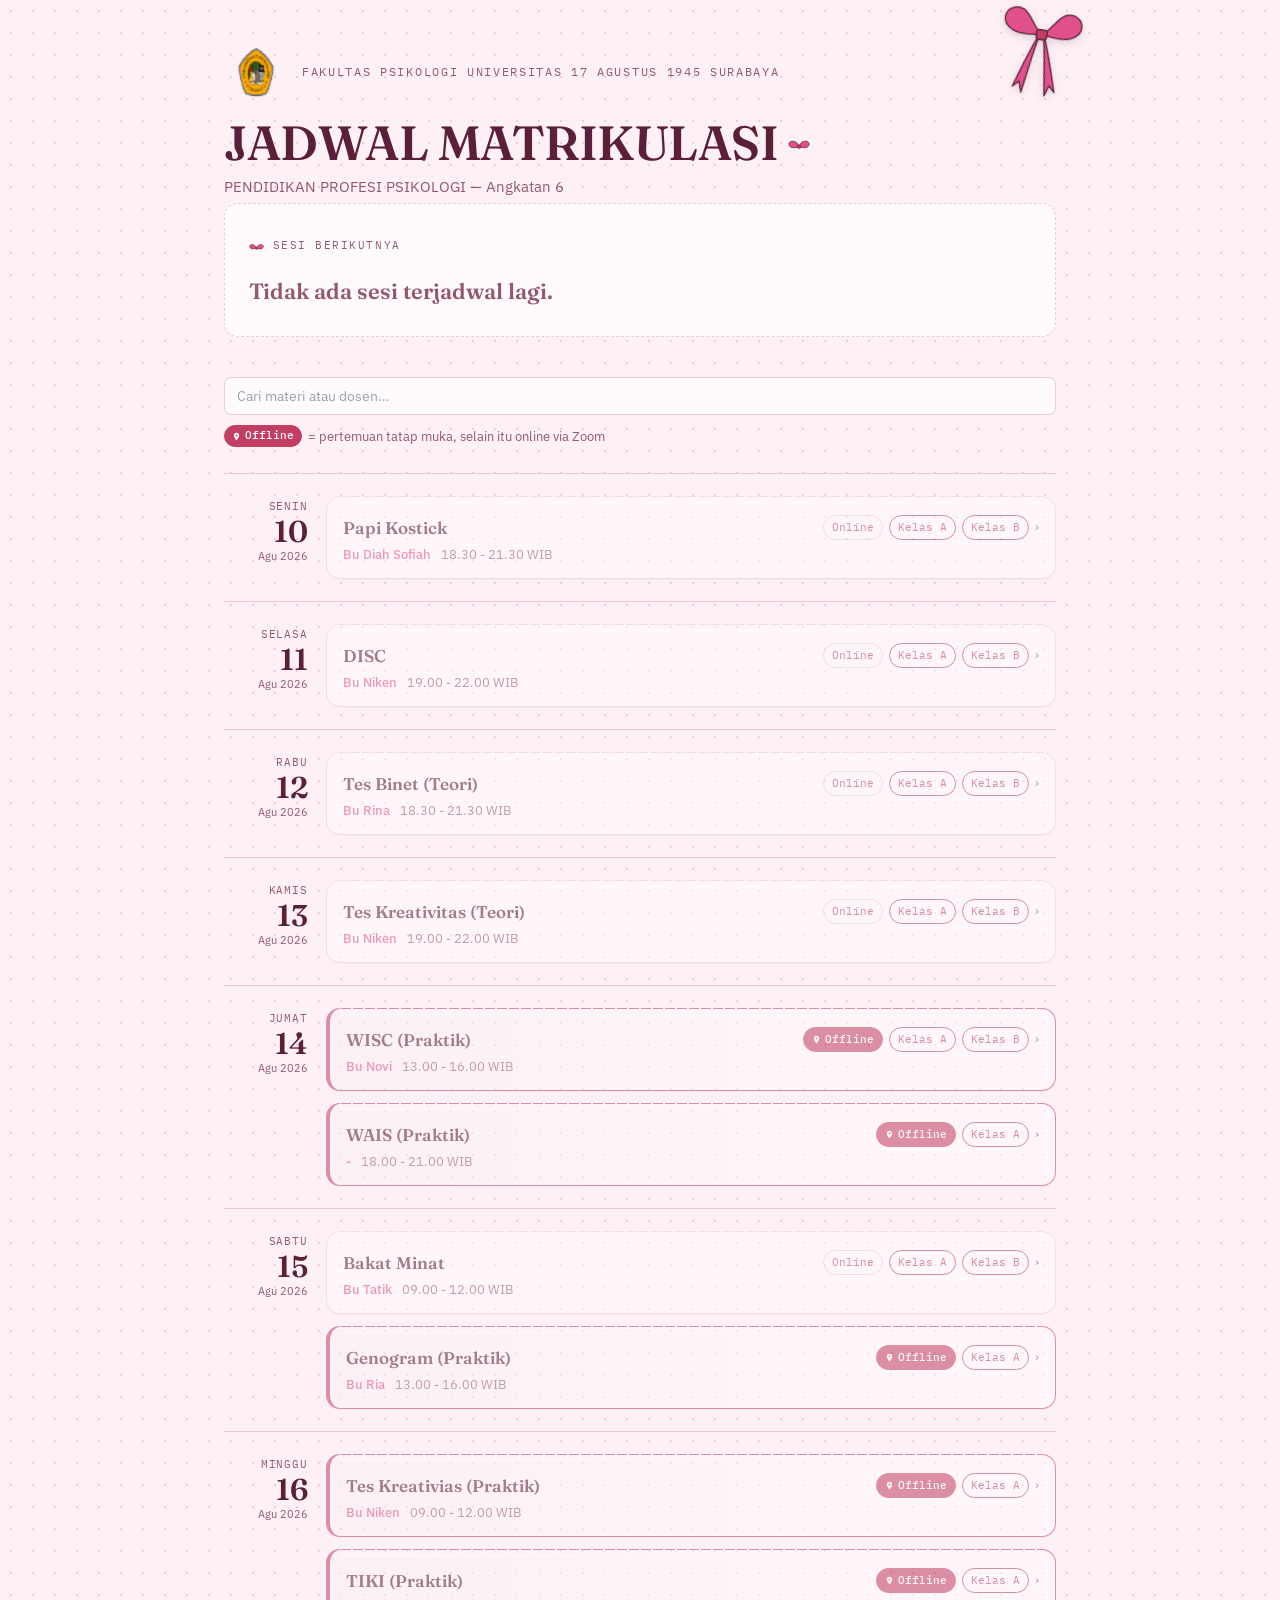
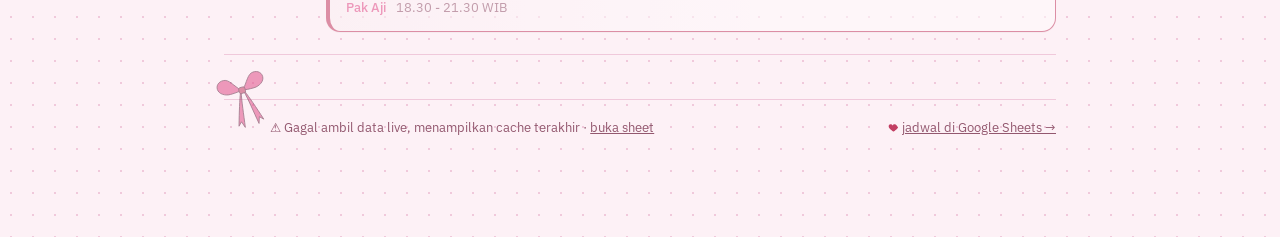
<file: index.html>
<!DOCTYPE html>
<html lang="id">
<head>
<meta charset="UTF-8">
<meta name="viewport" content="width=device-width, initial-scale=1.0">
<title>Jadwal Matrikulasi — Profesi Psikologi</title>
<link rel="icon" type="image/x-icon" href="favicon.ico">
<link rel="icon" type="image/png" sizes="160x160" href="logo_untag.png">
<link rel="apple-touch-icon" href="logo_untag.png">
<link rel="stylesheet" href="style.css">
</head>
<body>

<div class="wrap">

  <svg class="bow-ornament" viewBox="0 0 140 170" aria-hidden="true">
    <path d="M70,55 C58,50 46,20 32,16 C18,12 4,20 4,34 C4,48 20,58 36,58 C50,58 62,57 70,55 Z" fill="var(--ochre)" stroke="var(--ink)" stroke-width="2.2" stroke-linejoin="round"/>
    <path d="M70,55 C82,50 94,20 108,16 C122,12 136,20 136,34 C136,48 120,58 104,58 C90,58 78,57 70,55 Z" fill="var(--ochre)" stroke="var(--ink)" stroke-width="2.2" stroke-linejoin="round"/>
    <path d="M64,60 C56,80 46,110 34,150 L44,140 L50,158 C56,120 60,86 66,60 Z" fill="var(--ochre)" stroke="var(--ink)" stroke-width="2.2" stroke-linejoin="round"/>
    <path d="M76,60 C84,80 94,110 106,150 L96,140 L90,158 C84,120 80,86 74,60 Z" fill="var(--ochre)" stroke="var(--ink)" stroke-width="2.2" stroke-linejoin="round"/>
    <rect x="61" y="47" width="18" height="17" rx="5" fill="var(--rose)" stroke="var(--ink)" stroke-width="2.2"/>
  </svg>

  <div class="brand-row">
    <img src="logo_untag.png" alt="Logo Untag Surabaya" class="site-logo">
    <p class="eyebrow" id="eyebrow">Fakultas Psikologi · Untag Surabaya</p>
  </div>
  <div class="title-row">
    <h1 class="title" id="title">Jadwal Matrikulasi</h1>
    <svg class="bow-icon" viewBox="0 0 40 28" aria-hidden="true">
      <path d="M20 14 C20 14 18 4 8 4 C2 4 0 9 3 13 C6 17 14 16 20 14 Z" fill="var(--ochre)" stroke="var(--ink)" stroke-width="1.3" stroke-linejoin="round"/>
      <path d="M20 14 C20 14 22 4 32 4 C38 4 40 9 37 13 C34 17 26 16 20 14 Z" fill="var(--ochre)" stroke="var(--ink)" stroke-width="1.3" stroke-linejoin="round"/>
      <circle cx="20" cy="14" r="3.2" fill="var(--rose)" stroke="var(--ink)" stroke-width="1.1"/>
    </svg>
  </div>
  <p class="subtitle" id="subtitle">Memuat data…</p>

  <div class="next-banner is-empty" id="nextBanner">
    <p class="nb-label">Sesi berikutnya</p>
    <p class="nb-materi">Memuat jadwal…</p>
  </div>

  <div class="filters">
    <input type="search" id="search" placeholder="Cari materi atau dosen…">
  </div>
  <p class="legend-note"><span class="badge sifat-offline" style="pointer-events:none;"><svg viewBox="0 0 24 24" fill="currentColor" aria-hidden="true"><path d="M12 2c-4 0-7 3-7 7 0 5.25 7 13 7 13s7-7.75 7-13c0-4-3-7-7-7zm0 9.5A2.5 2.5 0 1 1 12 6.5a2.5 2.5 0 0 1 0 5z"/></svg> Offline</span> = pertemuan tatap muka, selain itu online via Zoom</p>

  <div id="list"></div>

  <div class="footer" style="position: relative;">
    <svg class="bow-ornament-footer" viewBox="0 0 140 170" aria-hidden="true">
      <path d="M70,55 C58,50 46,20 32,16 C18,12 4,20 4,34 C4,48 20,58 36,58 C50,58 62,57 70,55 Z" fill="var(--ochre)" stroke="var(--ink)" stroke-width="2.2" stroke-linejoin="round"/>
      <path d="M70,55 C82,50 94,20 108,16 C122,12 136,20 136,34 C136,48 120,58 104,58 C90,58 78,57 70,55 Z" fill="var(--ochre)" stroke="var(--ink)" stroke-width="2.2" stroke-linejoin="round"/>
      <path d="M64,60 C56,80 46,110 34,150 L44,140 L50,158 C56,120 60,86 66,60 Z" fill="var(--ochre)" stroke="var(--ink)" stroke-width="2.2" stroke-linejoin="round"/>
      <path d="M76,60 C84,80 94,110 106,150 L96,140 L90,158 C84,120 80,86 74,60 Z" fill="var(--ochre)" stroke="var(--ink)" stroke-width="2.2" stroke-linejoin="round"/>
      <rect x="61" y="47" width="18" height="17" rx="5" fill="var(--rose)" stroke="var(--ink)" stroke-width="2.2"/>
    </svg>
    <span id="updated" style="margin-left: 46px;"></span>
    <a href="https://docs.google.com/spreadsheets/d/1Hq7eqmqmB6APv2zGQknvdbuZW7jbj9oL/edit?gid=1868004957" target="_blank" rel="noopener"><svg style="width:11px;height:11px;vertical-align:-1px;margin-right:3px;" viewBox="0 0 24 24" fill="var(--rose)" aria-hidden="true"><path d="M12 21s-7.5-4.6-10-9.1C.6 8.7 2 5 5.6 5c2 0 3.4 1.1 4.4 2.6C11 6.1 12.4 5 14.4 5 18 5 19.4 8.7 22 11.9 19.5 16.4 12 21 12 21z"/></svg>jadwal di Google Sheets →</a>
  </div>

</div>

<script src="script.js"></script>
</body>
</html>
</file>
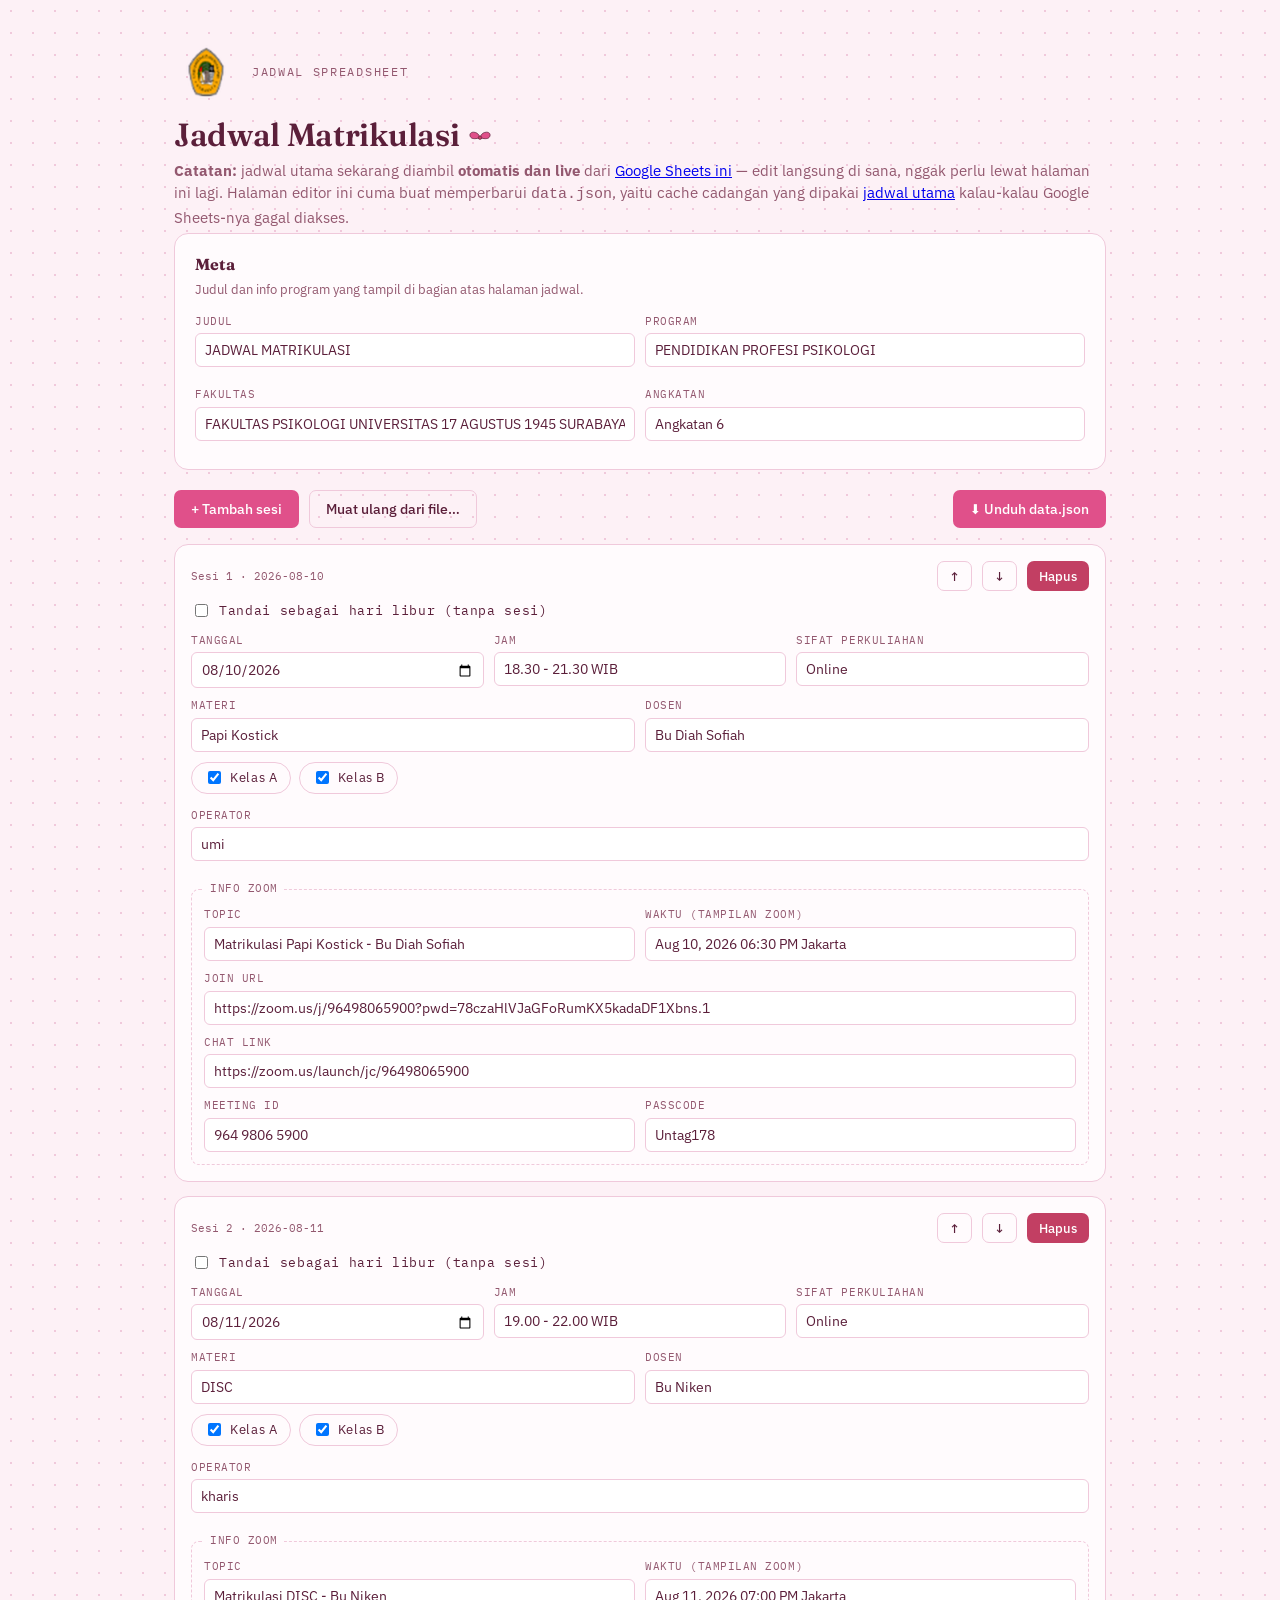
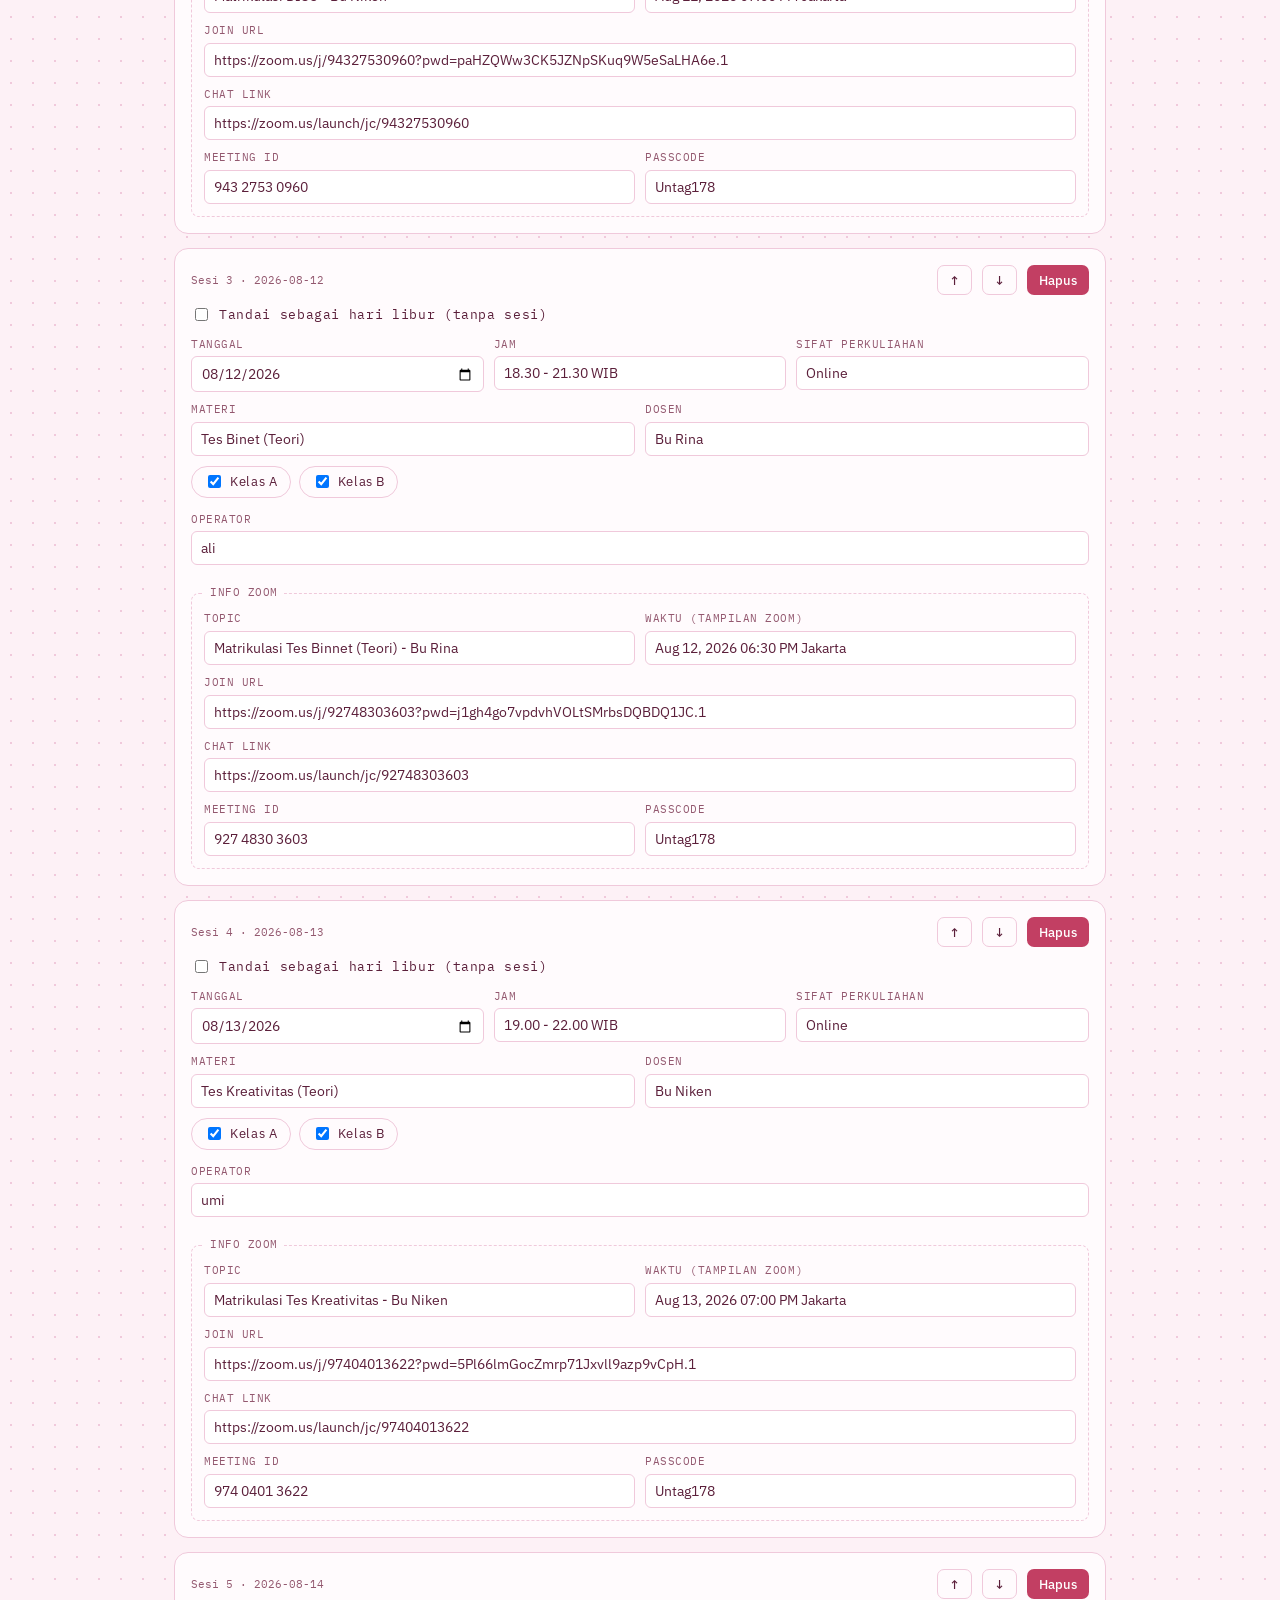
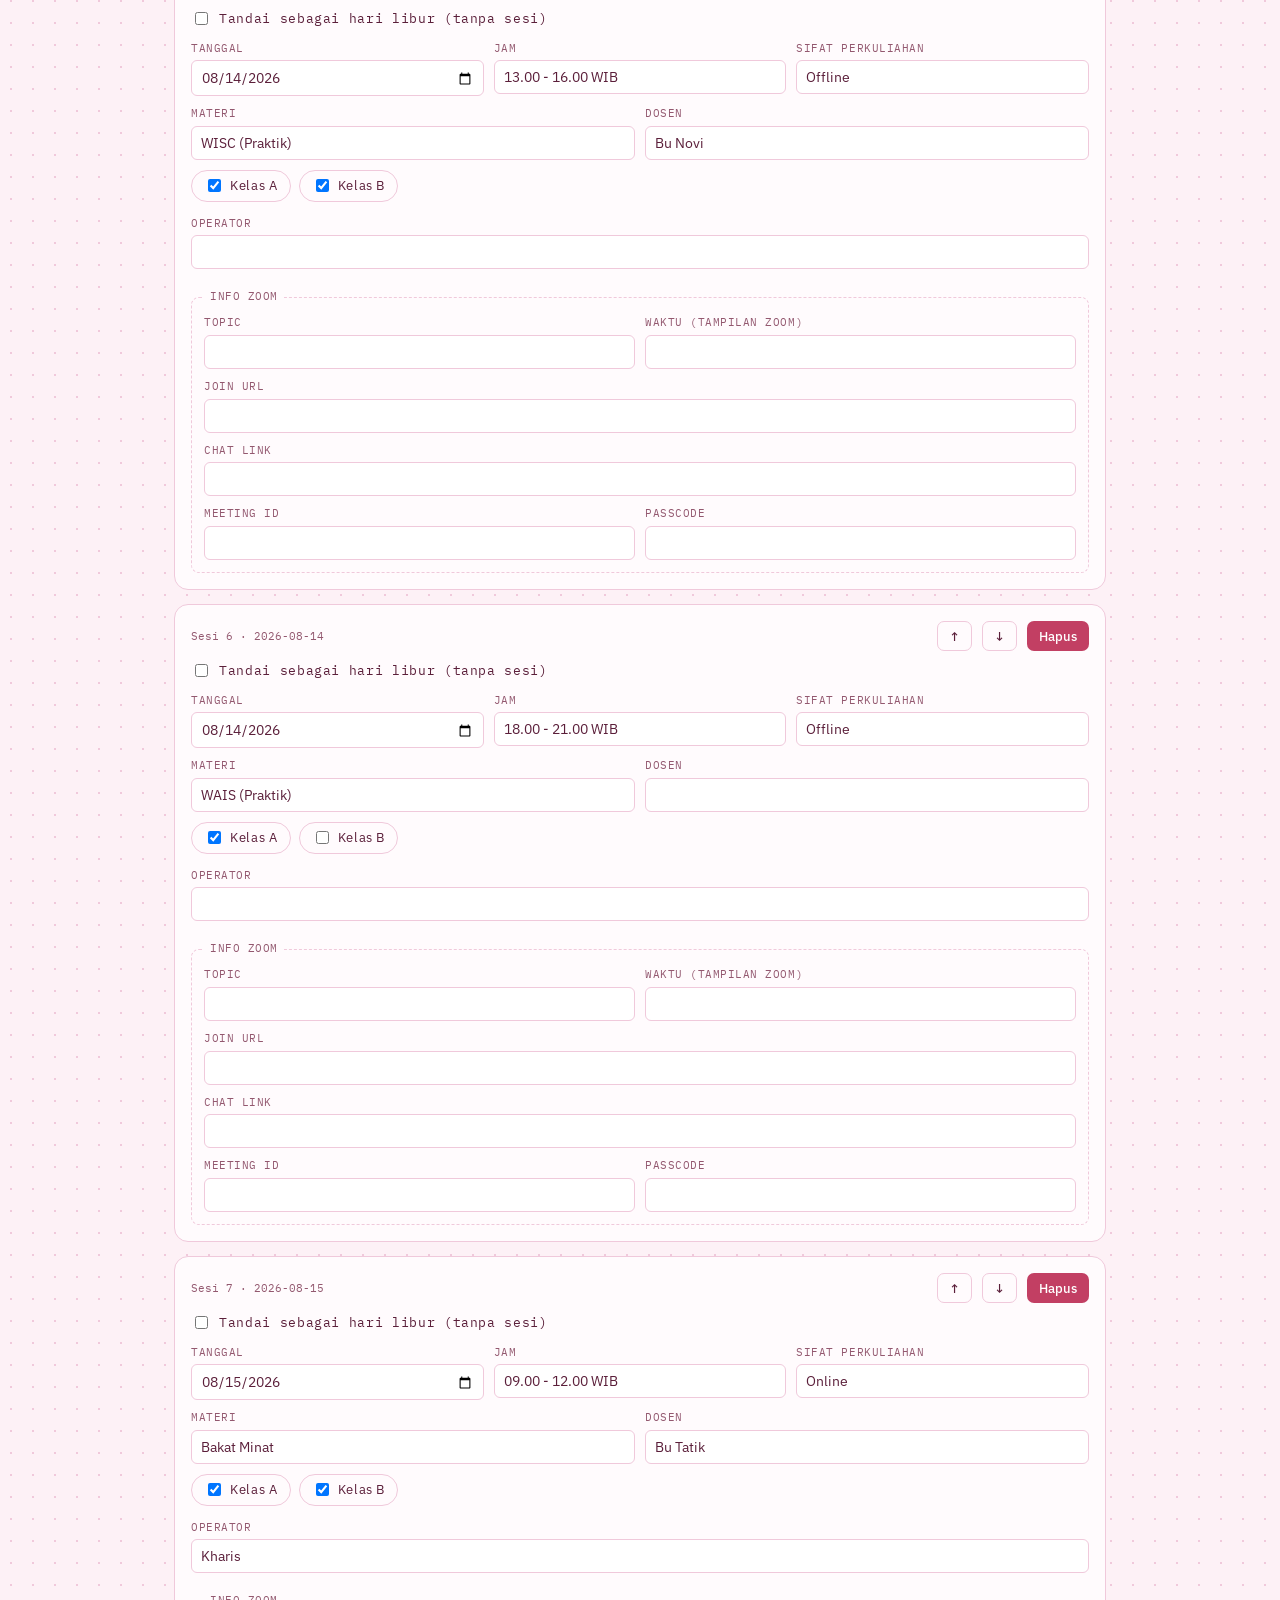
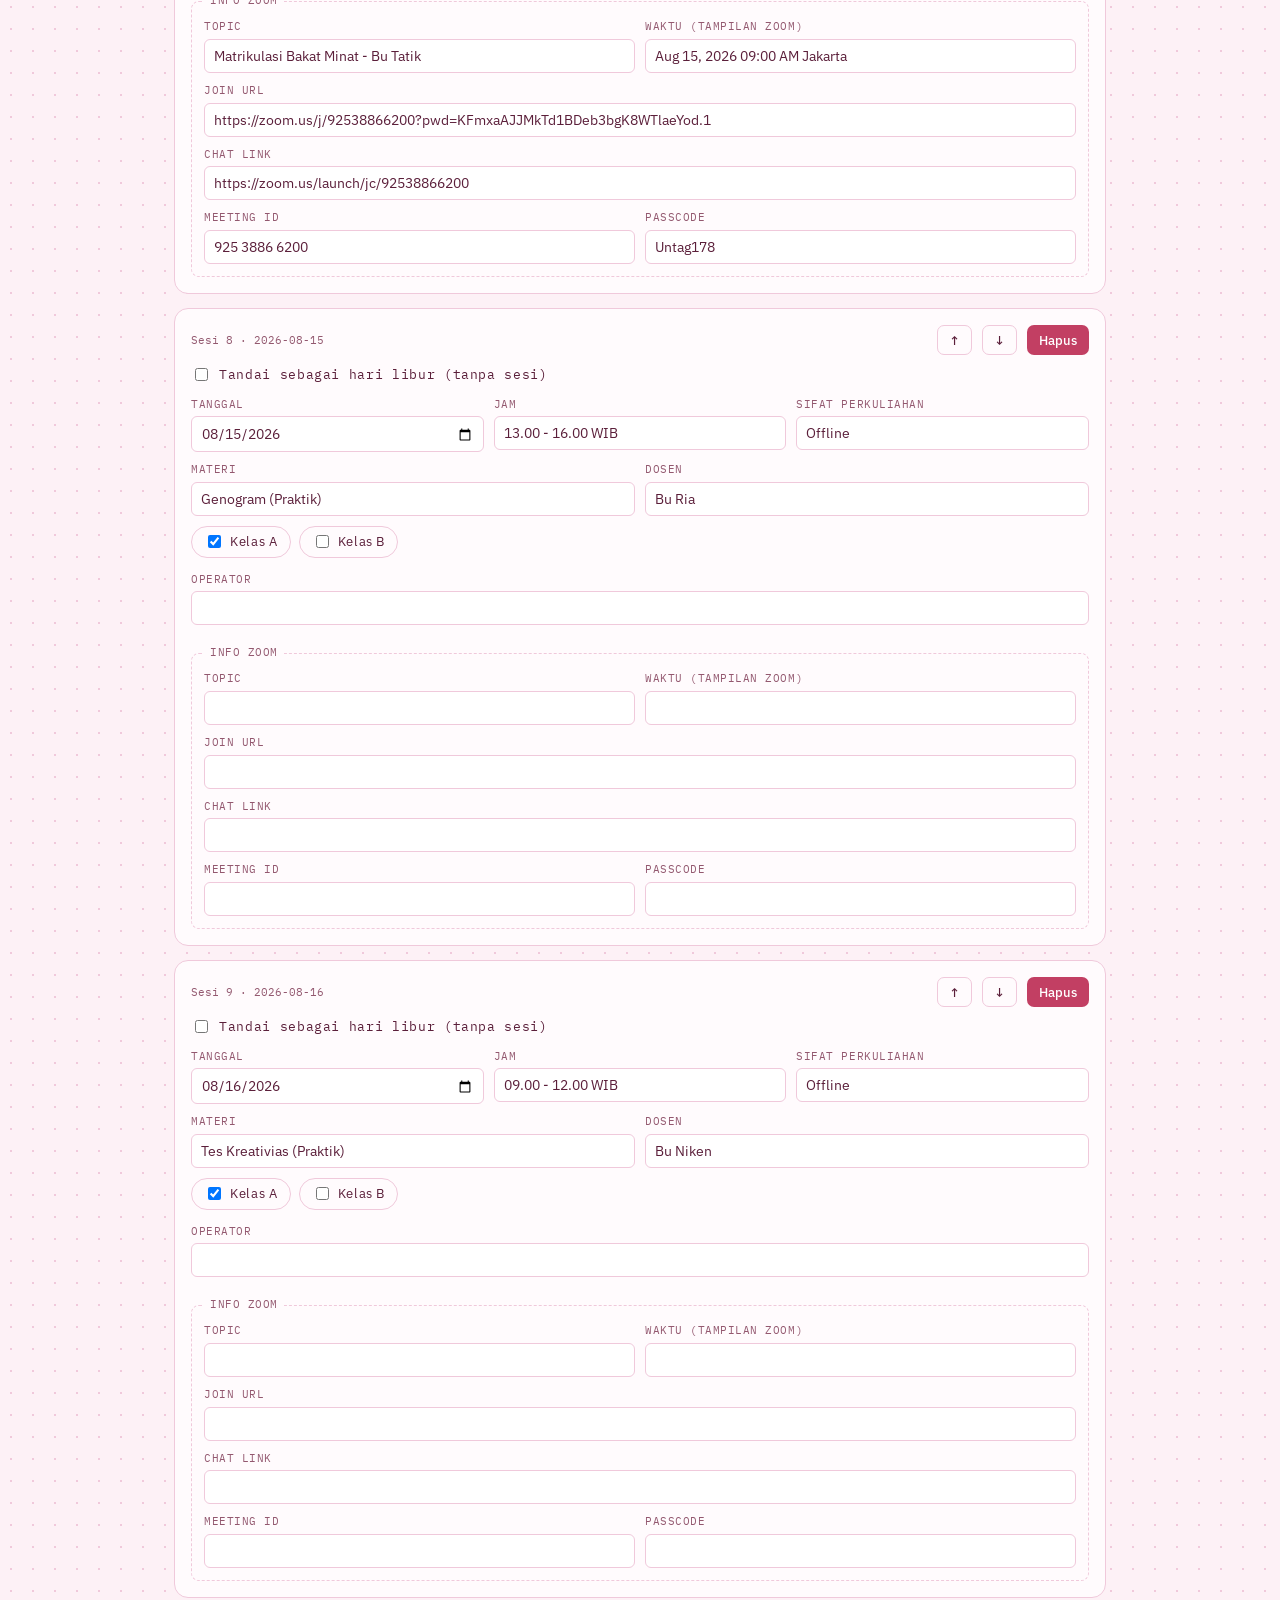
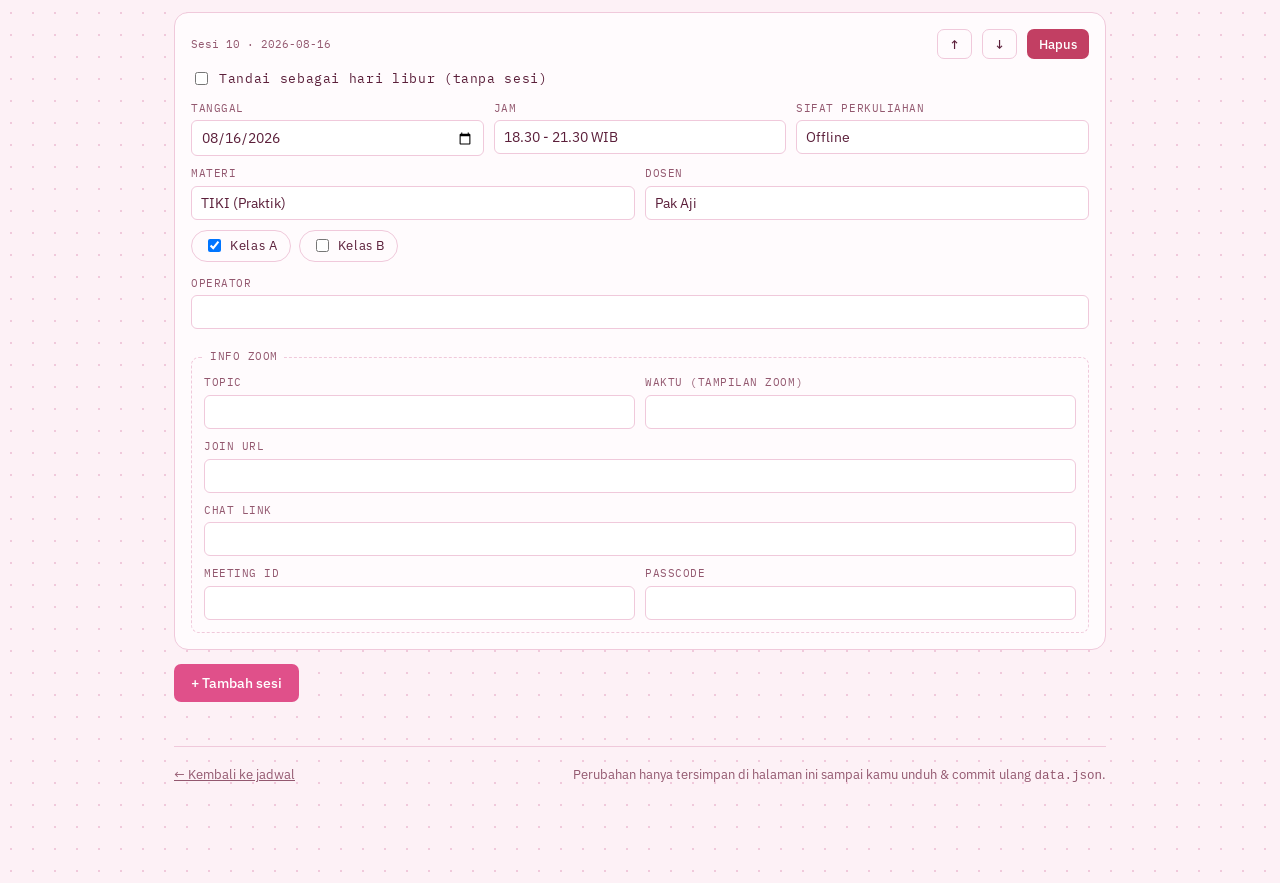
<file: admin.html>
<!DOCTYPE html>
<html lang="id">
<head>
<meta charset="UTF-8">
<meta name="viewport" content="width=device-width, initial-scale=1.0">
<title>Kelola Jadwal — Admin</title>
<link rel="icon" type="image/x-icon" href="favicon.ico">
<link rel="icon" type="image/png" sizes="160x160" href="logo_untag.png">
<link rel="apple-touch-icon" href="logo_untag.png">
<link rel="stylesheet" href="style.css">
<style>
  .admin-wrap { max-width: 980px; }
  .panel {
    background: var(--paper-card);
    border: 1px solid var(--line);
    border-radius: var(--radius);
    padding: 18px 20px;
    margin-bottom: 20px;
  }
  .panel h2 {
    font-family: var(--font-display);
    font-size: 16px;
    margin: 0 0 4px;
  }
  .panel p.hint { font-size: 13px; color: var(--ink-soft); margin: 0 0 14px; }
  .row-flex { display: flex; gap: 10px; flex-wrap: wrap; align-items: center; }

  .entry {
    border: 1px solid var(--line);
    border-radius: var(--radius);
    padding: 16px;
    margin-bottom: 14px;
    background: var(--paper-card);
  }
  .entry-head {
    display: flex;
    justify-content: space-between;
    align-items: center;
    margin-bottom: 10px;
  }
  .entry-head .tag {
    font-family: var(--font-mono);
    font-size: 11px;
    color: var(--ink-soft);
  }
  .grid2 { display: grid; grid-template-columns: 1fr 1fr; gap: 10px; }
  .grid3 { display: grid; grid-template-columns: 1fr 1fr 1fr; gap: 10px; }
  label {
    display: block;
    font-family: var(--font-mono);
    font-size: 10.5px;
    letter-spacing: 0.05em;
    text-transform: uppercase;
    color: var(--ink-soft);
    margin-bottom: 4px;
  }
  input[type="text"], input[type="date"], textarea {
    width: 100%;
    font-family: var(--font-body);
    font-size: 13.5px;
    padding: 7px 9px;
    border: 1px solid var(--line);
    border-radius: 6px;
    background: #fff;
    color: var(--ink);
    margin-bottom: 10px;
  }
  fieldset {
    border: 1px dashed var(--line);
    border-radius: 8px;
    margin: 10px 0 0;
    padding: 10px 12px 2px;
  }
  fieldset legend {
    font-family: var(--font-mono);
    font-size: 10.5px;
    letter-spacing: 0.05em;
    text-transform: uppercase;
    color: var(--ink-soft);
    padding: 0 6px;
  }
  .kelas-toggle { display: flex; gap: 8px; margin-bottom: 10px; }
  .kelas-toggle label.pill {
    display: inline-flex; align-items: center; gap: 6px;
    text-transform: none; font-family: var(--font-body); font-size: 13px;
    border: 1px solid var(--line); border-radius: 999px; padding: 5px 12px;
    cursor: pointer; color: var(--ink);
  }
  .libur-toggle { display: flex; align-items: center; gap: 8px; margin: 4px 0 12px; }
  .libur-toggle label { margin: 0; text-transform: none; font-size: 13px; color: var(--ink); }
  .entry.is-libur .fields-normal { display: none; }
  .btn-small { font-size: 12.5px; padding: 6px 11px; }
  .btn-danger { background: var(--rose); color: #fff; }
  #fileInput { display: none; }
  .toast {
    position: fixed; bottom: 20px; left: 50%; transform: translateX(-50%);
    background: var(--ink); color: #fff; padding: 10px 18px; border-radius: 8px;
    font-size: 13px; opacity: 0; pointer-events: none; transition: opacity 0.2s ease;
  }
  .toast.show { opacity: 1; }
</style>
</head>
<body>
<div class="wrap admin-wrap">

  <div class="brand-row">
    <img src="logo_untag.png" alt="Logo Untag Surabaya" class="site-logo">
    <p class="eyebrow">Jadwal Spreadsheet</p>
  </div>
  <div class="title-row">
    <h1 class="title" style="font-size: 32px;">Jadwal Matrikulasi</h1>
    <svg class="bow-icon" viewBox="0 0 40 28" aria-hidden="true">
      <path d="M20 14 C20 14 18 4 8 4 C2 4 0 9 3 13 C6 17 14 16 20 14 Z" fill="var(--ochre)" stroke="var(--ink)" stroke-width="1.3" stroke-linejoin="round"/>
      <path d="M20 14 C20 14 22 4 32 4 C38 4 40 9 37 13 C34 17 26 16 20 14 Z" fill="var(--ochre)" stroke="var(--ink)" stroke-width="1.3" stroke-linejoin="round"/>
      <circle cx="20" cy="14" r="3.2" fill="var(--rose)" stroke="var(--ink)" stroke-width="1.1"/>
    </svg>
  </div>
  <p class="subtitle">
    <strong>Catatan:</strong> jadwal utama sekarang diambil <strong>otomatis dan live</strong> dari
    <a href="https://docs.google.com/spreadsheets/d/1Hq7eqmqmB6APv2zGQknvdbuZW7jbj9oL/edit?gid=1868004957" target="_blank" rel="noopener">Google Sheets ini</a> —
    edit langsung di sana, nggak perlu lewat halaman ini lagi. Halaman editor ini cuma buat memperbarui
    <code>data.json</code>, yaitu cache cadangan yang dipakai <a href="index.html">jadwal utama</a>
    kalau-kalau Google Sheets-nya gagal diakses.
  </p>

  <div class="panel">
    <h2>Meta</h2>
    <p class="hint">Judul dan info program yang tampil di bagian atas halaman jadwal.</p>
    <div class="grid2">
      <div><label>Judul</label><input type="text" id="metaTitle"></div>
      <div><label>Program</label><input type="text" id="metaProgram"></div>
      <div><label>Fakultas</label><input type="text" id="metaFakultas"></div>
      <div><label>Angkatan</label><input type="text" id="metaAngkatan"></div>
    </div>
  </div>

  <div class="row-flex" style="margin-bottom: 16px;">
    <button class="btn btn-primary" id="btnAdd">+ Tambah sesi</button>
    <button class="btn btn-ghost" style="border-color:var(--line);color:var(--ink)" id="btnUpload">Muat ulang dari file…</button>
    <input type="file" id="fileInput" accept="application/json">
    <button class="btn btn-primary" id="btnDownload" style="margin-left:auto;">⬇ Unduh data.json</button>
  </div>

  <div id="entries"></div>

  <button class="btn btn-primary" id="btnAdd2">+ Tambah sesi</button>

  <div class="footer">
    <a href="index.html">← Kembali ke jadwal</a>
    <span>Perubahan hanya tersimpan di halaman ini sampai kamu unduh &amp; commit ulang <code>data.json</code>.</span>
  </div>

</div>

<div class="toast" id="toast"></div>

<script src="admin.js"></script>
</body>
</html>
</file>
<file: style.css>
/* ============================================================
   Jadwal Matrikulasi — Fakultas Psikologi Untag Surabaya
   Design: "Ledger" — a clinical case-register aesthetic.
   ============================================================ */

@import url('https://fonts.googleapis.com/css2?family=Fraunces:opsz,wght@9..144,400;9..144,500;9..144,600&family=Caveat:wght@500;600;700&family=IBM+Plex+Sans:wght@400;500;600&family=IBM+Plex+Mono:wght@400;500&display=swap');

:root {
  --ink: #5b1f3a;        /* headings, primary text — deep berry */
  --ink-soft: #93586f;   /* secondary text */
  --paper: #fdf1f6;      /* page background — soft pink */
  --paper-card: #fffbfd; /* card background */
  --line: #f0c9db;       /* hairline borders */
  --ochre: #e0508a;      /* accent — dosen / highlight / primary pink */
  --sage: #b23b73;       /* accent — online / kelas */
  --rose: #c23f63;       /* accent — libur */
  --shadow: 0 1px 0 rgba(91, 31, 58, 0.06);

  --font-display: 'Fraunces', Georgia, serif;
  --font-script: 'Caveat', cursive;
  --font-body: 'IBM Plex Sans', system-ui, sans-serif;
  --font-mono: 'IBM Plex Mono', 'Courier New', monospace;

  --radius: 14px;
}

* { box-sizing: border-box; }

html { scroll-behavior: smooth; }

body {
  margin: 0;
  background: var(--paper);
  background-image: radial-gradient(var(--line) 1.4px, transparent 1.4px);
  background-size: 22px 22px;
  color: var(--ink);
  font-family: var(--font-body);
  line-height: 1.5;
  -webkit-font-smoothing: antialiased;
}

.wrap {
  max-width: 880px;
  margin: 0 auto;
  padding: 40px 24px 100px;
  position: relative;
}

/* ---------- Bow ornaments (coquette accents) ---------- */

.title-row {
  display: flex;
  align-items: center;
  gap: 10px;
  flex-wrap: wrap;
}
.title-row .title { margin-bottom: 8px; }

.bow-icon {
  width: 22px;
  height: auto;
  flex-shrink: 0;
  display: inline-block;
  vertical-align: middle;
  transform: translateY(-1px);
}

.bow-ornament {
  position: absolute;
  top: 2px;
  right: 0;
  width: 82px;
  height: auto;
  transform: rotate(9deg);
  pointer-events: none;
  z-index: 0;
  filter: drop-shadow(0 3px 4px rgba(91, 31, 58, 0.18));
}

.bow-ornament-footer {
  position: absolute;
  bottom: 6px;
  left: -4px;
  width: 50px;
  height: auto;
  transform: rotate(-16deg);
  opacity: 0.55;
  pointer-events: none;
}

@media (max-width: 560px) {
  .bow-ornament { width: 56px; top: -4px; }
}

/* ---------- Header ---------- */

.eyebrow {
  font-family: var(--font-mono);
  font-size: 12px;
  letter-spacing: 0.14em;
  text-transform: uppercase;
  color: var(--ink-soft);
  margin: 0;
}

.brand-row {
  display: flex;
  align-items: center;
  gap: 14px;
  margin: 0 0 14px;
}

.site-logo {
  width: 64px;
  height: 64px;
  object-fit: contain;
  border-radius: 12px;
  flex-shrink: 0;
}

@media (max-width: 520px) {
  .site-logo { width: 48px; height: 48px; }
}

h1.title {
  font-family: var(--font-display);
  font-weight: 600;
  font-size: clamp(32px, 6vw, 48px);
  line-height: 1.05;
  margin: 0 0 8px;
  letter-spacing: -0.01em;
}

.subtitle {
  color: var(--ink-soft);
  font-size: 15px;
  margin: 0 0 4px;
}

.cute-tagline {
  font-family: var(--font-script);
  font-size: 20px;
  color: var(--ochre);
  transform: rotate(-1.5deg);
  margin: 0 0 28px;
}

.sparkle {
  display: inline-block;
  width: 14px;
  height: 14px;
  vertical-align: -2px;
}

/* ---------- Next-session banner (signature element) ---------- */

.next-banner-wrap { position: relative; margin-bottom: 40px; }
.next-banner-wrap .next-banner { margin-bottom: 0; }

.next-banner {
  position: relative;
  background: var(--ink);
  color: var(--paper-card);
  border-radius: var(--radius);
  padding: 22px 24px;
  margin-bottom: 40px;
  overflow: hidden;
}

.next-banner::before {
  content: "";
  position: absolute;
  left: 0; top: 0; bottom: 0;
  width: 6px;
  background: var(--ochre);
}

.next-banner .nb-label {
  font-family: var(--font-mono);
  font-size: 11px;
  letter-spacing: 0.14em;
  text-transform: uppercase;
  color: #f4c7dc;
  margin-bottom: 6px;
}

.next-banner .nb-materi {
  font-family: var(--font-display);
  font-size: 22px;
  font-weight: 600;
  margin-bottom: 6px;
}

.next-banner .nb-meta {
  font-size: 13.5px;
  color: #f6d5e5;
  display: flex;
  flex-wrap: wrap;
  gap: 4px 14px;
  margin-bottom: 14px;
}

.next-banner .nb-meta b { color: #fff; font-weight: 500; }

.next-banner .nb-actions {
  display: flex;
  gap: 10px;
  flex-wrap: wrap;
}

.btn {
  display: inline-flex;
  align-items: center;
  gap: 6px;
  font-family: var(--font-body);
  font-size: 13.5px;
  font-weight: 500;
  padding: 9px 16px;
  border-radius: 7px;
  text-decoration: none;
  border: 1px solid transparent;
  cursor: pointer;
  transition: transform 0.12s ease, opacity 0.12s ease;
}
.btn:active { transform: scale(0.97); }

.btn-primary {
  background: var(--ochre);
  color: #ffffff;
}
.btn-primary:hover { opacity: 0.9; }

.btn-ghost {
  background: transparent;
  border-color: rgba(255,255,255,0.28);
  color: #fff;
}
.btn-ghost:hover { background: rgba(255,255,255,0.08); }

.next-banner.is-empty {
  background: var(--paper-card);
  color: var(--ink-soft);
  border: 1px dashed var(--line);
}
.next-banner.is-empty::before { display: none; }
.next-banner.is-empty .nb-label { color: var(--ink-soft); }

/* ---------- Filters ---------- */

.filters {
  display: flex;
  align-items: center;
  gap: 10px;
  flex-wrap: wrap;
  margin-bottom: 28px;
}

.filters input[type="search"] {
  flex: 1;
  min-width: 160px;
  font-family: var(--font-body);
  font-size: 14px;
  padding: 9px 12px;
  border: 1px solid var(--line);
  border-radius: 7px;
  background: var(--paper-card);
  color: var(--ink);
}
.filters input[type="search"]::placeholder { color: #9aa0ae; }

.legend-note {
  font-size: 12.5px;
  color: var(--ink-soft);
  display: flex;
  align-items: center;
  gap: 6px;
  margin: -18px 0 26px;
}
.legend-note .badge { font-size: 10.5px; padding: 2px 7px; }

.chip {
  font-family: var(--font-mono);
  font-size: 12px;
  letter-spacing: 0.04em;
  padding: 7px 13px;
  border-radius: 999px;
  border: 1px solid var(--line);
  background: var(--paper-card);
  color: var(--ink-soft);
  cursor: pointer;
  user-select: none;
}
.chip[aria-pressed="true"] {
  background: var(--ink);
  border-color: var(--ink);
  color: #fff;
}

/* ---------- Day ledger ---------- */

.day {
  display: grid;
  grid-template-columns: 84px 1fr;
  gap: 18px;
  border-top: 1px solid var(--line);
  padding: 22px 0;
}

.day:last-child { border-bottom: 1px solid var(--line); }

.day-tab {
  text-align: right;
  padding-top: 2px;
}

.day-tab .dow {
  font-family: var(--font-mono);
  font-size: 11px;
  letter-spacing: 0.08em;
  text-transform: uppercase;
  color: var(--ink-soft);
}

.day-tab .dom {
  font-family: var(--font-display);
  font-size: 30px;
  font-weight: 600;
  line-height: 1.1;
}

.day-tab .mon {
  font-size: 11px;
  color: var(--ink-soft);
}

.day-sessions {
  display: flex;
  flex-direction: column;
  gap: 12px;
}

.session {
  position: relative;
  background: var(--paper-card);
  border: 1px solid var(--line);
  border-radius: var(--radius);
  padding: 18px 16px 14px;
  box-shadow: var(--shadow);
  transition: transform 0.15s ease, box-shadow 0.15s ease;
}

.session::before {
  content: "";
  position: absolute;
  top: -1px;
  left: 10px;
  right: 10px;
  height: 8px;
  background-image: radial-gradient(circle at 6px 0, transparent 5px, var(--paper-card) 5.5px);
  background-size: 12px 8px;
  background-repeat: repeat-x;
  pointer-events: none;
}

.session:hover {
  transform: translateY(-2px);
  box-shadow: 0 6px 14px rgba(91, 31, 58, 0.12);
}

.session.is-past { opacity: 0.55; }

.session-top {
  display: flex;
  justify-content: space-between;
  align-items: flex-start;
  gap: 12px;
  cursor: pointer;
}

.session-materi {
  font-family: var(--font-display);
  font-size: 17px;
  font-weight: 600;
  margin: 0 0 4px;
}

.session-meta {
  font-size: 13px;
  color: var(--ink-soft);
  display: flex;
  flex-wrap: wrap;
  gap: 3px 10px;
}

.session-meta .dosen { color: var(--ochre); font-weight: 500; }

.badges { display: flex; gap: 6px; flex-shrink: 0; }

.badge {
  font-family: var(--font-mono);
  font-size: 11px;
  padding: 3px 8px;
  border-radius: 999px;
  border: 1px solid var(--line);
  color: var(--ink-soft);
  white-space: nowrap;
}

.badge.kelas { color: var(--sage); border-color: var(--sage); }

.badge.sifat-online {
  color: var(--sage);
  border-color: var(--line);
  background: transparent;
}

.badge.sifat-offline {
  display: inline-flex;
  align-items: center;
  gap: 4px;
  background: var(--rose);
  border-color: var(--rose);
  color: #fff;
  font-weight: 500;
}
.badge.sifat-offline svg { width: 9px; height: 9px; flex-shrink: 0; }

.session.is-offline {
  border-color: var(--rose);
  border-left: 4px solid var(--rose);
  background: linear-gradient(90deg, rgba(194, 63, 99, 0.06), transparent 60%), var(--paper-card);
}

.chevron {
  color: var(--ink-soft);
  font-size: 13px;
  transition: transform 0.15s ease;
  padding-top: 2px;
}
.session.is-open .chevron { transform: rotate(90deg); }

.session-detail {
  display: none;
  margin-top: 12px;
  padding-top: 12px;
  border-top: 1px dashed var(--line);
  font-size: 13.5px;
}
.session.is-open .session-detail { display: block; }

.zoom-row {
  display: flex;
  justify-content: space-between;
  align-items: center;
  padding: 3px 0;
  gap: 10px;
}
.zoom-row .k { color: var(--ink-soft); }
.zoom-row .v { font-family: var(--font-mono); text-align: right; }

.detail-actions { margin-top: 10px; display: flex; gap: 8px; flex-wrap: wrap; }

.op-tag {
  margin-top: 10px;
  font-size: 11.5px;
  color: var(--ink-soft);
  font-family: var(--font-mono);
}

/* Libur row */
.libur-row {
  background: repeating-linear-gradient(
    -45deg,
    var(--paper-card),
    var(--paper-card) 8px,
    #f6dcea 8px,
    #f6dcea 16px
  );
  border: 1px solid var(--line);
  border-radius: var(--radius);
  padding: 14px 16px;
  display: flex;
  align-items: center;
  justify-content: space-between;
  flex-wrap: wrap;
  gap: 6px;
}
.libur-row .label {
  font-family: var(--font-mono);
  letter-spacing: 0.06em;
  color: var(--rose);
  font-size: 12px;
  font-weight: 500;
  display: inline-flex;
  align-items: center;
  gap: 5px;
}

/* ---------- Footer ---------- */

.footer {
  margin-top: 44px;
  padding-top: 18px;
  border-top: 1px solid var(--line);
  font-size: 12.5px;
  color: var(--ink-soft);
  display: flex;
  justify-content: space-between;
  flex-wrap: wrap;
  gap: 8px;
}
.footer a { color: var(--ink-soft); }

.empty-state {
  text-align: center;
  padding: 60px 20px;
  color: var(--ink-soft);
  font-size: 14px;
}

@media (max-width: 520px) {
  .day { grid-template-columns: 56px 1fr; gap: 12px; }
  .day-tab .dom { font-size: 24px; }
  .session-top { flex-direction: column; }
  .badges { align-self: flex-start; }
}

@media (prefers-reduced-motion: reduce) {
  html { scroll-behavior: auto; }
  * { transition: none !important; }
}

:focus-visible {
  outline: 2px solid var(--ochre);
  outline-offset: 2px;
}
</file>
